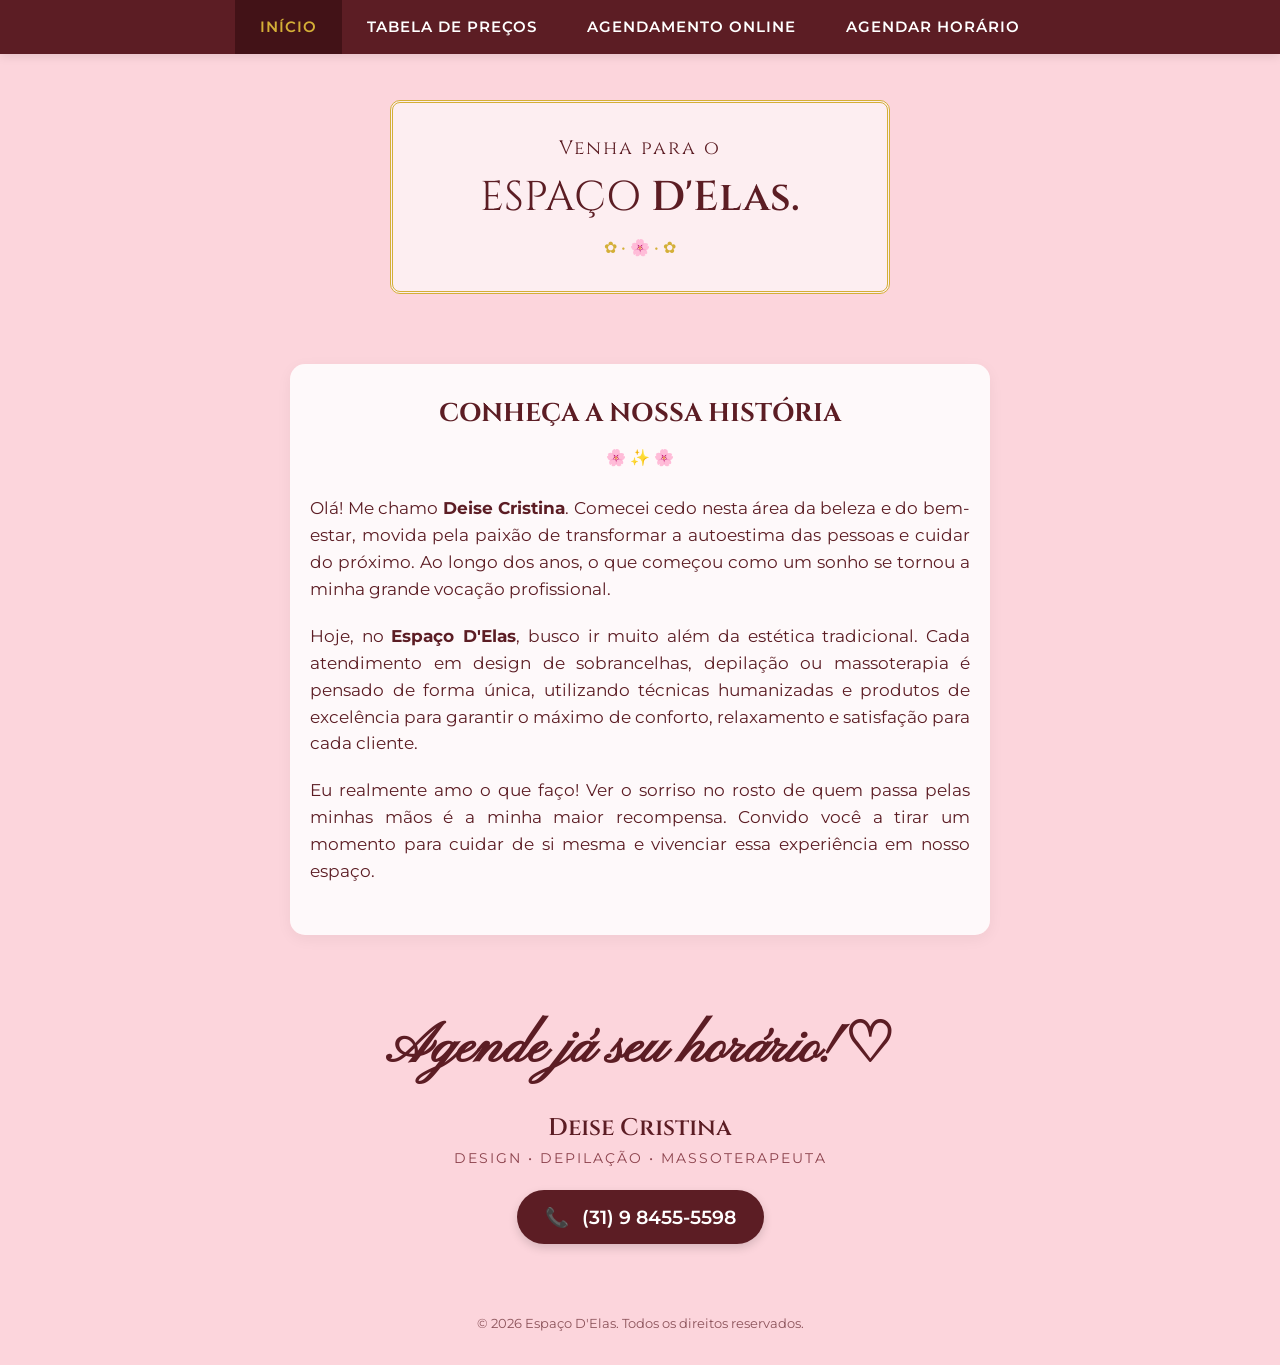
<file: index.html>
<!DOCTYPE html>
<html lang="pt-BR">
<head>
    <meta charset="UTF-8">
    <meta name="viewport" content="width=device-width, initial-scale=1.0">
    <title>Espaço D'Elas - Home</title>
    <link rel="stylesheet" href="style.css">
    <link rel="preconnect" href="https://fonts.googleapis.com">
    <link rel="preconnect" href="https://fonts.gstatic.com" crossorigin>
    <link href="https://fonts.googleapis.com/css2?family=Cinzel:wght@400;600&family=Montserrat:wght@300;400;600&family=Pinyon+Script&display=swap" rel="stylesheet">
</head>
<body>

    <!-- Menu de Navegação -->
    <nav class="navbar">
        <a href="index.html" class="active">Início</a>
        <a href="valores.html">Tabela de Preços</a>
        <a href="agendamento.html">Agendamento Online</a>

        <a href="https://wa.me/5531984555598" target="_blank">Agendar Horário</a>
    </nav>

    <!-- Cabeçalho -->
    <header class="hero">
        <div class="logo-container">
            <p class="sub-welcome">Venha para o</p>
            <h1>ESPAÇO <span>D'Elas.</span></h1>
            <div class="florals-sub">✿ • 🌸 • ✿</div>
        </div>
    </header>

    <!-- Seção Sobre Mim -->
    <section class="about-section">
        <h2>Conheça a Nossa História</h2>
        <div class="divider">🌸 ✨ 🌸</div>
        
        <div class="about-content">
            <p>Olá! Me chamo <strong>Deise Cristina</strong>. Comecei cedo nesta área da beleza e do bem-estar, movida pela paixão de transformar a autoestima das pessoas e cuidar do próximo. Ao longo dos anos, o que começou como um sonho se tornou a minha grande vocação profissional.</p>
            
            <p>Hoje, no <strong>Espaço D'Elas</strong>, busco ir muito além da estética tradicional. Cada atendimento em design de sobrancelhas, depilação ou massoterapia é pensado de forma única, utilizando técnicas humanizadas e produtos de excelência para garantir o máximo de conforto, relaxamento e satisfação para cada cliente.</p>
            
            <p>Eu realmente amo o que faço! Ver o sorriso no rosto de quem passa pelas minhas mãos é a minha maior recompensa. Convido você a tirar um momento para cuidar de si mesma e vivenciar essa experiência em nosso espaço.</p>
        </div>
    </section>

    <!-- Chamada para Ação -->
    <section class="cta-section">
        <h3 class="call-to-action">Agende já seu horário! ♡</h3>
        <div class="contact-box">
            <p class="professional-name">Deise Cristina</p>
            <p class="specialties">Design • Depilação • Massoterapeuta</p>
            <a href="https://wa.me/5531984555598" target="_blank" class="whatsapp-btn">
                <span class="phone-icon">📞</span> (31) 9 8455-5598
            </a>
        </div>
    </section>

    <footer>
        <p>&copy; 2026 Espaço D'Elas. Todos os direitos reservados.</p>
    </footer>

</body>
</html>
</file>
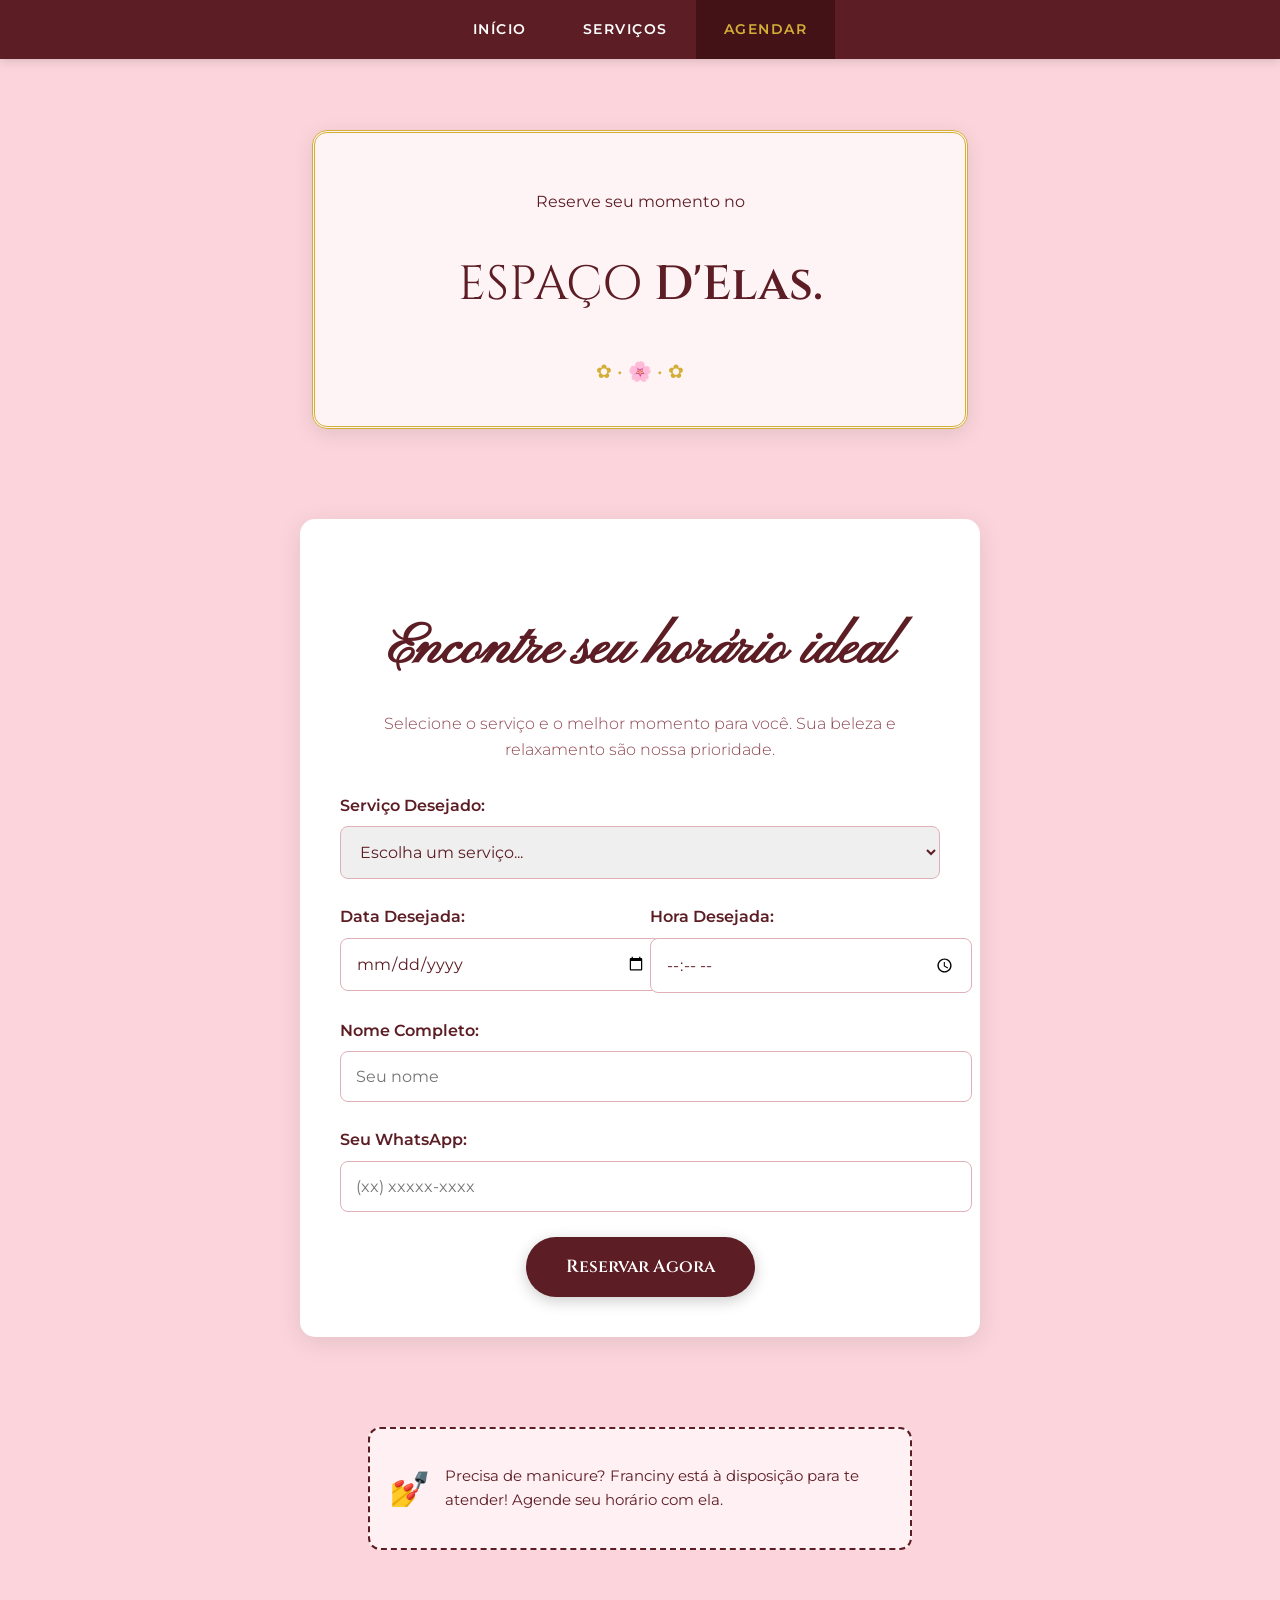
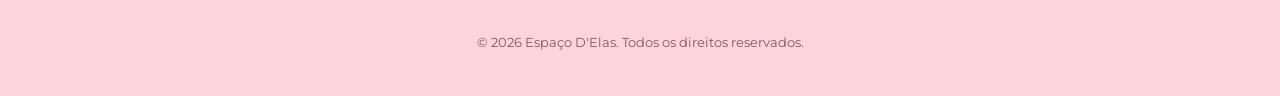
<file: agendamento.html>
<!DOCTYPE html>
<html lang="pt-BR">
<head>
    <meta charset="UTF-8">
    <meta name="viewport" content="width=device-width, initial-scale=1.0">
    <title>Espaço D'Elas - Agendamento</title>
    <link rel="stylesheet" href="style-agendamento.css">
    <link href="https://fonts.googleapis.com/css2?family=Cinzel:wght@400;600&family=Montserrat:wght@300;400;600&family=Pinyon+Script&display=swap" rel="stylesheet">
</head>
<body>

    <nav class="navbar">
        <a href="index.html">Início</a>
        <a href="valores.html">Serviços</a>
        <a href="agendamento.html" class="active">Agendar</a>
    </nav>

    <header class="header-reserva">
        <div class="logo-container">
            <p class="sub-welcome">Reserve seu momento no</p>
            <h1>ESPAÇO <span>D'Elas.</span></h1>
            <div class="florals-sub">✿ • 🌸 • ✿</div>
        </div>
    </header>

    <section class="reservation-section">
        <div class="reservation-container">
            <h2 class="section-title">Encontre seu horário ideal</h2>
            <p class="section-intro">Selecione o serviço e o melhor momento para você. Sua beleza e relaxamento são nossa prioridade.</p>
            
            <form id="agendamento-form">
                <div class="form-group">
                    <label for="servico">Serviço Desejado:</label>
                    <select id="servico" name="servico" required>
                        <option value="" disabled selected>Escolha um serviço...</option>
                        <optgroup label="Design">
                            <option value="Sobrancelha Comum">Sobrancelha Comum</option>
                            <option value="Sobrancelha com Henna">Sobrancelha com Henna</option>
                        </optgroup>
                        <optgroup label="Depilação">
                            <option value="Buço, Axilas, Virilha, Perna">Buço, Axilas, Virilha, Perna</option>
                        </optgroup>
                        <optgroup label="Massoterapia">
                            <option value="Massagem Relaxante">Massagem Relaxante</option>
                            <option value="Drenagem Linfática">Drenagem Linfática</option>
                        </optgroup>
                        <optgroup label="Cuidado com os Pés">
                            <option value="Plástica dos Pés">Plástica dos Pés</option>
                        </optgroup>
                    </select>
                </div>
                
                <div class="form-group row">
                    <div class="col">
                        <label for="data">Data Desejada:</label>
                        <input type="date" id="data" name="data" required>
                    </div>
                    <div class="col">
                        <label for="hora">Hora Desejada:</label>
                        <input type="time" id="hora" name="hora" required>
                    </div>
                </div>

                <div class="form-group">
                    <label for="nome">Nome Completo:</label>
                    <input type="text" id="nome" name="nome" placeholder="Seu nome" required>
                </div>

                <div class="form-group">
                    <label for="whatsapp">Seu WhatsApp:</label>
                    <input type="tel" id="whatsapp" name="whatsapp" placeholder="(xx) xxxxx-xxxx" required>
                </div>

                <button type="submit" class="submit-btn">Reservar Agora</button>
            </form>
        </div>
    </section>

    <section class="franciny-callout">
        <div class="manicure-highlight">
            <div class="manicure-icon">💅</div>
            <p>Precisa de manicure? Franciny está à disposição para te atender! Agende seu horário com ela.</p>
        </div>
    </section>

    <footer>
        <p>&copy; 2026 Espaço D'Elas. Todos os direitos reservados.</p>
    </footer>

    <script src="script.js"></script> <!-- Link para o script de agendamento (opcional) -->

</body>
</html>
</file>
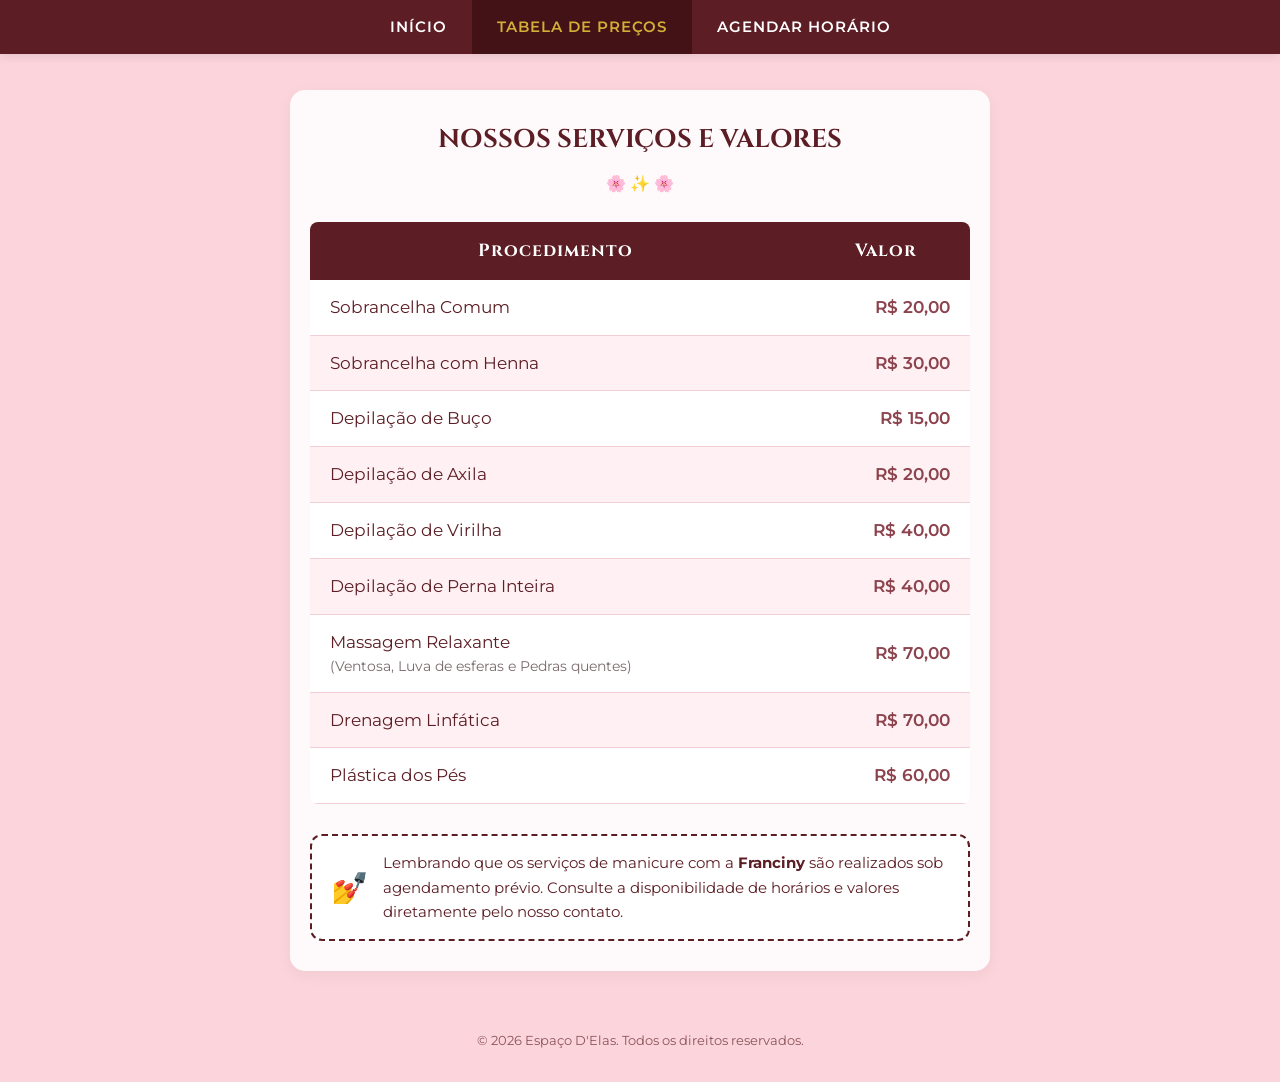
<file: valores.html>
<!DOCTYPE html>
<html lang="pt-BR">
<head>
    <meta charset="UTF-8">
    <meta name="viewport" content="width=device-width, initial-scale=1.0">
    <title>Espaço D'Elas - Tabela de Valores</title>
    <link rel="stylesheet" href="style.css">
    <link rel="preconnect" href="https://fonts.googleapis.com">
    <link rel="preconnect" href="https://fonts.gstatic.com" crossorigin>
    <link href="https://fonts.googleapis.com/css2?family=Cinzel:wght@400;600&family=Montserrat:wght@300;400;600&family=Pinyon+Script&display=swap" rel="stylesheet">
</head>
<body>

    <!-- Menu de Navegação -->
    <nav class="navbar">
        <a href="index.html">Início</a>
        <a href="valores.html" class="active">Tabela de Preços</a>
        <a href="https://wa.me/5531984555598" target="_blank">Agendar Horário</a>
    </nav>

    <!-- Tabela de Serviços -->
    <section class="price-section">
        <h2>Nossos Serviços e Valores</h2>
        <div class="divider">🌸 ✨ 🌸</div>

        <div class="table-container">
            <table class="price-table">
                <thead>
                    <tr>
                        <th>Procedimento</th>
                        <th>Valor</th>
                    </tr>
                </thead>
                <tbody>
                    <tr>
                        <td>Sobrancelha Comum</td>
                        <td>R$ 20,00</td>
                    </tr>
                    <tr>
                        <td>Sobrancelha com Henna</td>
                        <td>R$ 30,00</td>
                    </tr>
                    <tr>
                        <td>Depilação de Buço</td>
                        <td>R$ 15,00</td>
                    </tr>
                    <tr>
                        <td>Depilação de Axila</td>
                        <td>R$ 20,00</td>
                    </tr>
                    <tr>
                        <td>Depilação de Virilha</td>
                        <td>R$ 40,00</td>
                    </tr>
                    <tr>
                        <td>Depilação de Perna Inteira</td>
                        <td>R$ 40,00</td>
                    </tr>
                    <tr>
                        <td>Massagem Relaxante <small>(Ventosa, Luva de esferas e Pedras quentes)</small></td>
                        <td>R$ 70,00</td>
                    </tr>
                    <tr>
                        <td>Drenagem Linfática</td>
                        <td>R$ 70,00</td>
                    </tr>
                    <tr>
                        <td>Plástica dos Pés</td>
                        <td>R$ 60,00</td>
                    </tr>
                </tbody>
            </table>
        </div>

        <!-- Alerta sobre a Franciny -->
        <div class="manicure-highlight">
            <div class="manicure-icon">💅</div>
            <p>Lembrando que os serviços de manicure com a <strong>Franciny</strong> são realizados sob agendamento prévio. Consulte a disponibilidade de horários e valores diretamente pelo nosso contato.</p>
        </div>
    </section>

    <!-- Rodapé -->
    <footer>
        <p>&copy; 2026 Espaço D'Elas. Todos os direitos reservados.</p>
    </footer>

</body>
</html>
</file>
<file: style.css>
:root {
    --bg-pink: #fcd5dc;       
    --main-wine: #5c1d24;     
    --gold: #d4af37;          
    --white-trans: rgba(255, 255, 255, 0.85);
    --soft-white: #fff0f3;
}

* {
    margin: 0;
    padding: 0;
    box-sizing: border-box;
}

body {
    background-color: var(--bg-pink);
    font-family: 'Montserrat', sans-serif;
    color: var(--main-wine);
    line-height: 1.6;
    padding-top: 60px; /* Espaço para a barra de navegação fixa */
}

/* Barra de Navegação */
.navbar {
    background-color: var(--main-wine);
    position: fixed;
    top: 0;
    width: 100%;
    z-index: 1000;
    display: flex;
    justify-content: center;
    box-shadow: 0 2px 10px rgba(0,0,0,0.1);
}

.navbar a {
    color: #fff;
    text-decoration: none;
    padding: 15px 25px;
    font-size: 0.95rem;
    font-weight: 600;
    text-transform: uppercase;
    letter-spacing: 1px;
    transition: background 0.3s;
}

.navbar a:hover, .navbar a.active {
    background-color: #421217;
    color: var(--gold);
}

/* Cabeçalho */
.hero {
    padding: 40px 20px;
    text-align: center;
}

.logo-container {
    border: 3px double var(--gold);
    max-width: 500px;
    margin: 0 auto;
    padding: 30px 20px;
    background-color: rgba(255, 255, 255, 0.6);
    border-radius: 10px;
}

.sub-welcome {
    font-family: 'Cinzel', serif;
    font-size: 1.2rem;
    letter-spacing: 2px;
}

.logo-container h1 {
    font-family: 'Cinzel', serif;
    font-size: 2.6rem;
    font-weight: 400;
}

.logo-container h1 span {
    font-weight: 600;
}

.florals-sub {
    color: var(--gold);
    margin-top: 5px;
}

/* Seção Sobre Mim */
.about-section, .price-section {
    max-width: 700px;
    margin: 30px auto;
    padding: 30px 20px;
    background-color: var(--white-trans);
    border-radius: 15px;
    text-align: center;
    box-shadow: 0 4px 15px rgba(0,0,0,0.05);
}

.about-section h2, .price-section h2 {
    font-family: 'Cinzel', serif;
    font-size: 1.6rem;
    text-transform: uppercase;
}

.divider {
    margin: 10px 0 25px 0;
    color: var(--gold);
}

.about-content p {
    font-size: 1.05rem;
    margin-bottom: 20px;
    text-align: justify;
    text-justify: inter-word;
}

/* Tabela de Preços */
.table-container {
    overflow-x: auto;
    margin-bottom: 30px;
}

.price-table {
    width: 100%;
    border-collapse: collapse;
    background-color: #fff;
    border-radius: 8px;
    overflow: hidden;
}

.price-table th {
    background-color: var(--main-wine);
    color: #fff;
    padding: 15px;
    font-family: 'Cinzel', serif;
    font-size: 1.1rem;
    letter-spacing: 1px;
}

.price-table td {
    padding: 14px 20px;
    border-bottom: 1px solid #f2cfd5;
    text-align: left;
    font-size: 1.05rem;
}

.price-table tr:nth-child(even) {
    background-color: var(--soft-white);
}

.price-table td:last-child {
    text-align: right;
    font-weight: 600;
    color: #8c434d;
}

.price-table small {
    display: block;
    color: #7a6b6d;
    font-size: 0.85rem;
}

/* Destaque Manicure */
.manicure-highlight {
    border: 2px dashed var(--main-wine);
    border-radius: 12px;
    padding: 15px 20px;
    background-color: #fff;
    display: flex;
    align-items: center;
    gap: 15px;
}

.manicure-icon {
    font-size: 1.8rem;
}

.manicure-highlight p {
    font-size: 0.95rem;
    text-align: left;
}

/* Chamada para Ação */
.cta-section {
    text-align: center;
    padding: 40px 20px;
}

.call-to-action {
    font-family: 'Pinyon Script', cursive;
    font-size: 3.5rem;
    margin-bottom: 15px;
}

.contact-box {
    max-width: 400px;
    margin: 0 auto;
}

.professional-name {
    font-family: 'Cinzel', serif;
    font-size: 1.5rem;
    font-weight: 600;
}

.specialties {
    font-size: 0.85rem;
    text-transform: uppercase;
    letter-spacing: 2px;
    margin-bottom: 20px;
    color: #8c434d;
}

.whatsapp-btn {
    display: inline-block;
    background-color: var(--main-wine);
    color: #fff;
    padding: 12px 28px;
    border-radius: 50px;
    text-decoration: none;
    font-size: 1.2rem;
    font-weight: 600;
    box-shadow: 0 4px 10px rgba(0,0,0,0.15);
    transition: transform 0.2s, background-color 0.2s;
}

.whatsapp-btn:hover {
    transform: scale(1.03);
    background-color: #421217;
}

.phone-icon {
    margin-right: 8px;
}

footer {
    text-align: center;
    padding: 30px 20px;
    font-size: 0.8rem;
    color: rgba(92, 29, 36, 0.7);
}

/* ==========================================================================
   AJUSTES EXCLUSIVOS PARA CELULAR (Telas de até 600px de largura)
   ========================================================================== */
/* ==========================================================================
   CORREÇÃO DO MENU GRANDE PARA CELULAR (Imagens e Telas de até 600px)
   ========================================================================== */
@media (max-width: 600px) {
    
    .navbar {
        display: flex;
        justify-content: center;
        align-items: center;
        width: 100%;
        padding: 0;
        background-color: var(--main-wine); /* Mantém o tom vinho escuro */
    }

    .navbar a {
        flex: 1;
        text-align: center;
        padding: 10px 2px;       /* Deixa a barra verticalmente bem mais fina */
        font-size: 0.65rem;      /* Reduz o tamanho da fonte para caber perfeitamente */
        letter-spacing: 0px;     /* Remove o espaçamento excessivo entre as letras */
        white-space: normal;     /* Permite que o texto quebre em duas linhas se necessário */
        line-height: 1.1;        /* Mantém as linhas juntas e elegantes */
    }
}
</file>
<file: style-agendamento.css>
/* Definições de Estilo para a Página de Agendamento */
:root {
    --primary-color: #5c1d24; /* Vinho escuro */
    --secondary-color: #fcd5dc; /* Rosa suave */
    --accent-color: #d4af37; /* Dourado */
    --font-family-serif: 'Cinzel', serif;
    --font-family-script: 'Pinyon Script', cursive;
    --font-family-sans-serif: 'Montserrat', sans-serif;
    --bg-light: #fff0f3;
}

body {
    background-color: var(--secondary-color);
    font-family: var(--font-family-sans-serif);
    color: var(--primary-color);
    line-height: 1.6;
    margin: 0;
    padding-top: 70px; /* Espaço para a navbar */
}

/* Navbar (pode ser a mesma do index.html ou valores.html) */
.navbar {
    background-color: var(--primary-color);
    position: fixed;
    top: 0;
    width: 100%;
    z-index: 1000;
    display: flex;
    justify-content: center;
    box-shadow: 0 2px 10px rgba(0,0,0,0.15);
}

.navbar a {
    color: #fff;
    text-decoration: none;
    padding: 18px 28px;
    font-size: 0.9rem;
    font-weight: 600;
    text-transform: uppercase;
    letter-spacing: 1.5px;
    transition: background 0.3s;
}

.navbar a.active, .navbar a:hover {
    background-color: #421217;
    color: var(--accent-color);
}

/* Cabeçalho da Reserva */
.header-reserva {
    text-align: center;
    padding: 60px 20px 40px;
}

.logo-container {
    border: 3px double var(--accent-color);
    max-width: 600px;
    margin: 0 auto;
    padding: 40px 25px;
    background-color: rgba(255, 255, 255, 0.75);
    border-radius: 15px;
    box-shadow: 0 5px 20px rgba(0,0,0,0.1);
}

.logo-container h1 {
    font-family: var(--font-family-serif);
    font-size: 3rem;
    font-weight: 400;
}

.logo-container h1 span {
    font-weight: 600;
}

.florals-sub {
    color: var(--accent-color);
    font-size: 1.2rem;
}

/* Seção do Formulário de Agendamento */
.reservation-section {
    padding: 50px 20px;
    text-align: center;
}

.reservation-container {
    max-width: 600px;
    margin: 0 auto;
    padding: 40px;
    background-color: #fff;
    border-radius: 15px;
    box-shadow: 0 5px 25px rgba(0,0,0,0.1);
}

.section-title {
    font-family: var(--font-family-script);
    font-size: 3.5rem;
    margin-bottom: 10px;
    color: var(--primary-color);
}

.section-intro {
    font-weight: 300;
    margin-bottom: 30px;
    color: #8c434d;
}

/* Estilo do Formulário */
.form-group {
    margin-bottom: 25px;
    text-align: left;
}

.form-group label {
    display: block;
    font-weight: 600;
    margin-bottom: 8px;
    color: #5c1d24;
}

input[type=text], input[type=tel], input[type=date], input[type=time], select {
    width: 100%;
    padding: 15px;
    border: 1px solid #e0b0b8;
    border-radius: 8px;
    font-family: var(--font-family-sans-serif);
    font-size: 1rem;
    color: #5c1d24;
    transition: border-color 0.3s;
}

input[type=text]:focus, input[type=tel]:focus, input[type=date]:focus, input[type=time]:focus, select:focus {
    border-color: var(--accent-color);
    outline: none;
}

.row {
    display: flex;
    gap: 20px;
}

.col {
    flex: 1;
}

/* Botão de Envio */
.submit-btn {
    display: inline-block;
    background-color: var(--primary-color);
    color: #fff;
    border: none;
    padding: 18px 40px;
    border-radius: 50px;
    font-family: var(--font-family-serif);
    font-size: 1.1rem;
    font-weight: 600;
    cursor: pointer;
    box-shadow: 0 4px 15px rgba(0,0,0,0.2);
    transition: background-color 0.3s, transform 0.2s;
}

.submit-btn:hover {
    background-color: #421217;
    transform: translateY(-2px);
}

/* Destaque para Franciny */
.franciny-callout {
    padding: 40px 20px;
    text-align: center;
}

.manicure-highlight {
    max-width: 500px;
    margin: 0 auto;
    border: 2px dashed var(--primary-color);
    border-radius: 12px;
    padding: 20px;
    background-color: var(--bg-light);
    display: flex;
    align-items: center;
    gap: 15px;
}

.manicure-icon {
    font-size: 2rem;
}

.manicure-highlight p {
    font-size: 0.95rem;
    text-align: left;
}

/* Rodapé */
footer {
    text-align: center;
    padding: 30px;
    font-size: 0.8rem;
    color: rgba(92, 29, 36, 0.7);
}

/* Responsividade */
/* ==========================================================================
   AJUSTES EXCLUSIVOS PARA CELULAR (Telas de até 600px de largura)
   ========================================================================== */
@media (max-width: 600px) {
    
    /* Corrige a barra de botões superior para não ocupar muito espaço */
    .navbar {
        justify-content: space-around; /* Distribui os botões igualmente na tela */
    }

    .navbar a {
        padding: 12px 10px; /* Diminui o espaço interno dos botões */
        font-size: 0.75rem; /* Letra menor e mais delicada */
        letter-spacing: 0.5px; /* Reduz o espaçamento entre as letras */
    }

    /* Ajusta o topo da página para não empurrar tudo muito para baixo */
    body {
        padding-top: 50px; 
    }

    .header-reserva {
        padding: 25px 10px 15px; /* Reduz as margens do cabeçalho */
    }

    /* Ajusta a moldura do logotipo */
    .logo-container {
        padding: 20px 15px;
        max-width: 90%; /* Garante que não vai cortar nas bordas */
    }

    .sub-welcome {
        font-size: 0.9rem;
    }

    .logo-container h1 {
        font-size: 1.8rem; /* Nome "Espaço D'Elas" menor e elegante */
    }

    /* Ajusta a seção do formulário de agendamento */
    .reservation-container {
        padding: 20px 15px; /* Deixa o bloco de agendamento menos gigante */
    }

    .section-title {
        font-size: 2.4rem; /* Diminui a fonte manuscrita */
        margin-bottom: 5px;
    }

    .section-intro {
        font-size: 0.85rem;
        margin-bottom: 20px;
    }

    /* Coloca os campos de Data e Hora um embaixo do outro no celular */
    .row {
        flex-direction: column;
        gap: 0;
    }

    /* Ajusta os campos de digitação */
    input[type=text], input[type=tel], input[type=date], input[type=time], select {
        padding: 10px; /* Campos um pouco mais finos */
        font-size: 0.9rem;
    }

    /* Botão de confirmação final */
    .submit-btn {
        width: 100%; /* O botão ocupa a largura do formulário para facilitar o toque */
        padding: 14px 20px;
        font-size: 1rem;
    }

    /* Alerta da Franciny */
    .manicure-highlight {
        padding: 15px;
        gap: 10px;
    }
    
    .manicure-highlight p {
        font-size: 0.85rem; /* Texto menor para a dica da manicure */
    }
}
</file>
